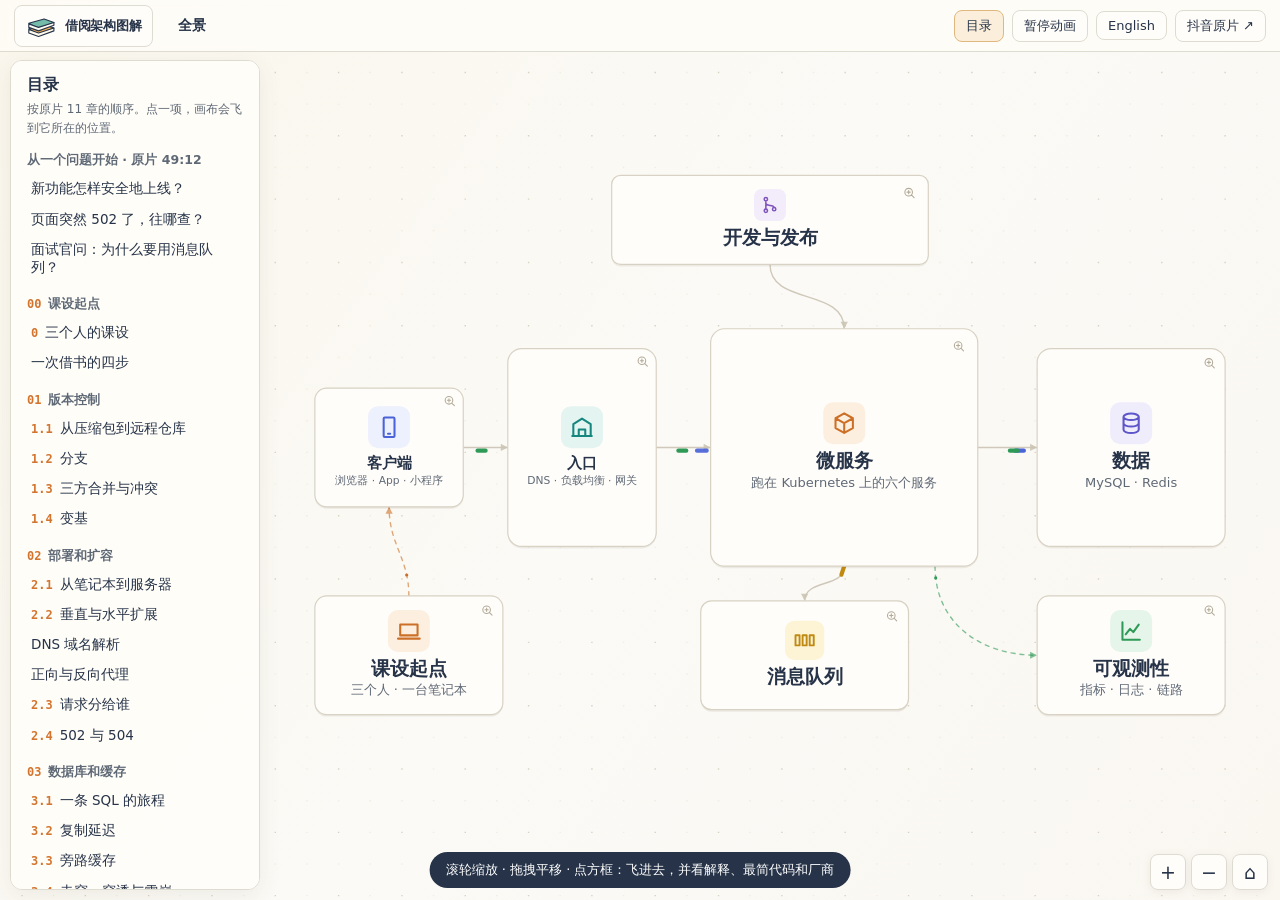
<file: index.html>
<!doctype html>
<html lang="zh-CN"><head><meta charset="utf-8"><meta name="viewport" content="width=device-width,initial-scale=1"><meta name="theme-color" content="#faf7ef">
<title>借阅架构图解 · 一张可以一直放大的系统画布</title><meta name="description" content="从三人课设到多校借阅平台：在一张可缩放的画布上，逐层放大看负载均衡、缓存、微服务、消息队列怎样工作，每个方框都带最简代码和相关产品。">
<link rel="stylesheet" href="app.css"></head>
<body>
<canvas id="world" tabindex="0"></canvas>
<header id="bar">
  <a class="brand" href="#"><svg viewBox="0 0 43 40" width="30" height="28" aria-hidden="true"><g stroke="#27354b" stroke-width="1.6" stroke-linejoin="round"><path fill="#f6b254" d="m4 24 22-6 14 5-22 9z"/><path fill="#fff9ec" d="m4 25 14 5 22-7v4l-22 8-14-5z"/><path fill="#74bbaa" d="m4 16 22-6 14 5-22 9z"/><path fill="#fffcf3" d="m4 17 14 5 22-7v4l-22 8-14-5z"/></g></svg><span></span></a>
  <nav id="crumbs" aria-label="breadcrumb"></nav><span class="sp"></span>
  <button id="b-toc" aria-pressed="false"></button><button id="b-pause" aria-pressed="false"></button>
  <a id="b-lang" href="#"></a><a id="b-src" href="https://www.douyin.com/video/7710506054701960463" target="_blank" rel="noopener"></a>
</header>
<nav id="toc" hidden></nav>
<aside id="panel" hidden></aside>
<div id="zoom"><button data-z="in">+</button><button data-z="out">−</button><button data-z="home">⌂</button></div>
<div id="hint"></div>
<script src="world.js"></script><script src="scenes.js"></script><script src="engine.js"></script>
</body></html>
</file>
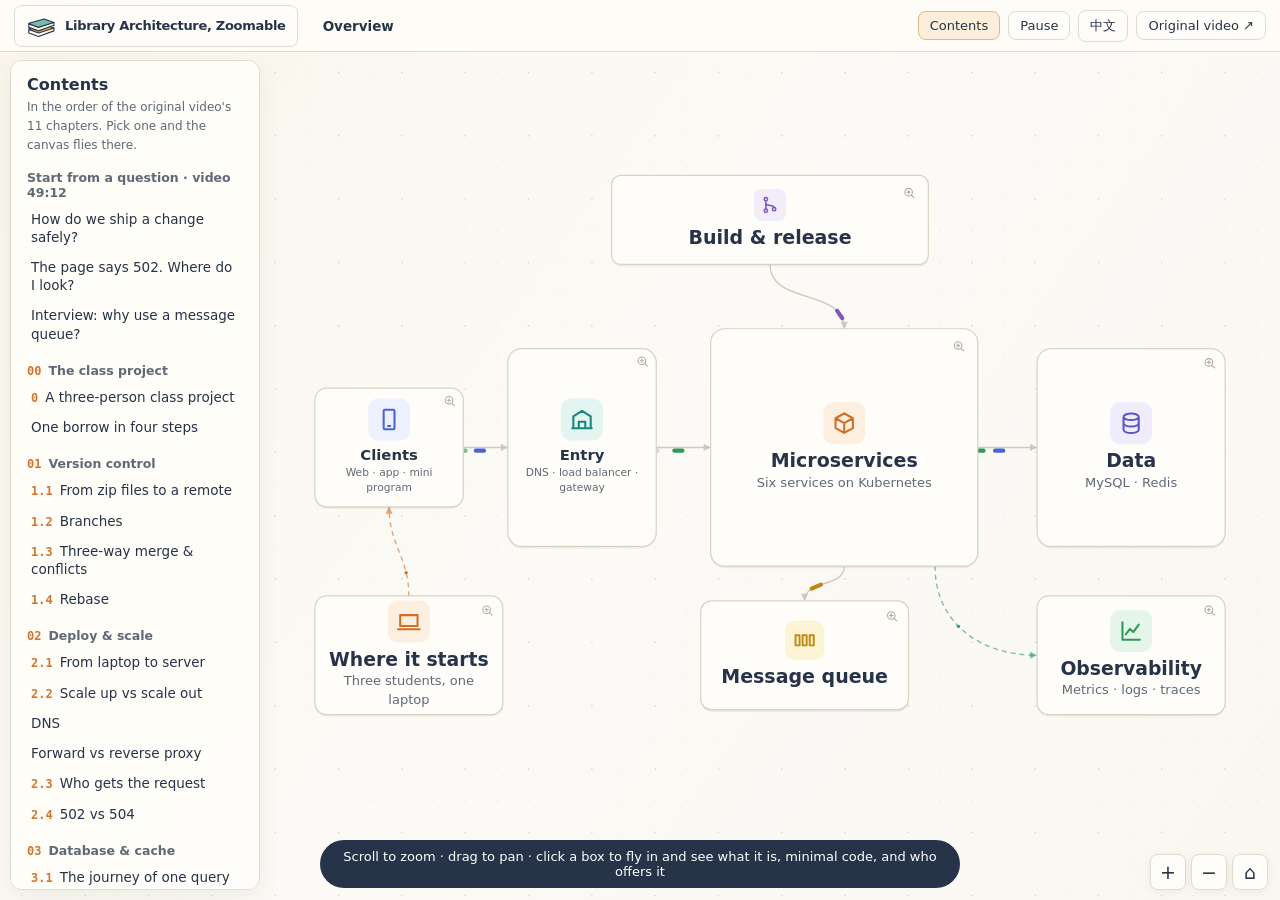
<file: en.html>
<!doctype html>
<html lang="en"><head><meta charset="utf-8"><meta name="viewport" content="width=device-width,initial-scale=1"><meta name="theme-color" content="#faf7ef">
<title>Library Architecture, Zoomable · one canvas you can keep zooming into</title><meta name="description" content="From a three-person class project to a multi-campus library platform: zoom into one canvas to watch load balancing, caching, microservices and message queues at work, each box with minimal code and the products that offer it.">
<link rel="stylesheet" href="app.css"></head>
<body>
<canvas id="world" tabindex="0"></canvas>
<header id="bar">
  <a class="brand" href="#"><svg viewBox="0 0 43 40" width="30" height="28" aria-hidden="true"><g stroke="#27354b" stroke-width="1.6" stroke-linejoin="round"><path fill="#f6b254" d="m4 24 22-6 14 5-22 9z"/><path fill="#fff9ec" d="m4 25 14 5 22-7v4l-22 8-14-5z"/><path fill="#74bbaa" d="m4 16 22-6 14 5-22 9z"/><path fill="#fffcf3" d="m4 17 14 5 22-7v4l-22 8-14-5z"/></g></svg><span></span></a>
  <nav id="crumbs" aria-label="breadcrumb"></nav><span class="sp"></span>
  <button id="b-toc" aria-pressed="false"></button><button id="b-pause" aria-pressed="false"></button>
  <a id="b-lang" href="#"></a><a id="b-src" href="https://www.douyin.com/video/7710506054701960463" target="_blank" rel="noopener"></a>
</header>
<nav id="toc" hidden></nav>
<aside id="panel" hidden></aside>
<div id="zoom"><button data-z="in">+</button><button data-z="out">−</button><button data-z="home">⌂</button></div>
<div id="hint"></div>
<script src="world.js"></script><script src="scenes.js"></script><script src="engine.js"></script>
</body></html>
</file>
<file: app.css>
:root{--ink:#263348;--soft:#5f6976;--line:#dedbd1;--paper:#fffdf9;--accent:#d3752f;--teal:#15877f;
  font-family:"Microsoft YaHei UI","PingFang SC","Noto Sans CJK SC",system-ui,sans-serif;color:var(--ink);color-scheme:light}
*{box-sizing:border-box}
html,body{margin:0;height:100%;overflow:hidden;background:#faf7ef;overscroll-behavior:none}
button,a{font:inherit;color:inherit;cursor:pointer;touch-action:manipulation}
button{border:1px solid var(--line);background:var(--paper);border-radius:8px}
button:hover{border-color:#bfa77f}
:focus-visible{outline:2px solid #296fb3;outline-offset:2px}
[hidden]{display:none!important}

#world{position:fixed;inset:0;width:100%;height:100%;display:block;touch-action:none;cursor:grab;outline:none}
#world.over{cursor:pointer}#world.drag{cursor:grabbing}

#bar{position:fixed;inset:0 0 auto 0;height:52px;display:flex;align-items:center;gap:8px;padding:0 14px;
  background:rgba(254,252,247,.9);backdrop-filter:blur(8px);border-bottom:1px solid var(--line);z-index:5}
.brand{display:flex;align-items:center;gap:9px;font-weight:800;font-size:17px;letter-spacing:-.3px;text-decoration:none;white-space:nowrap}
#crumbs{display:flex;align-items:center;gap:3px;margin-left:10px;min-width:0;overflow:hidden;font-size:13.5px;white-space:nowrap}
#crumbs button{border:0;background:none;padding:5px 7px;color:var(--soft)}
#crumbs button:last-child{color:var(--ink);font-weight:700}
#crumbs button:hover{background:#f3ecde}#crumbs span{color:#b3ab9a}
.sp{flex:1}
#bar>button,#bar>a{font-size:13px;padding:6px 11px;border:1px solid var(--line);border-radius:8px;background:var(--paper);text-decoration:none;white-space:nowrap}
#bar>a:hover{border-color:#bfa77f}
#bar [aria-pressed=true]{background:#fbefdb;border-color:#e0b77e}

#toc{position:fixed;top:60px;left:10px;bottom:10px;width:250px;overflow:auto;z-index:4;padding:14px 12px 20px;
  background:rgba(255,253,249,.96);border:1px solid var(--line);border-radius:12px;box-shadow:0 6px 22px #5c493014}
#toc h2{margin:0 4px 4px;font-size:16px}#toc p{margin:0 4px 10px;font-size:12px;line-height:1.6;color:var(--soft)}
#toc h3{margin:14px 4px 4px;font-size:12.5px;color:var(--soft);font-weight:700}
#toc i,#panel h2 i{font:700 12px Consolas,monospace;color:var(--accent);font-style:normal;margin-right:7px}
#toc button{display:block;width:100%;text-align:left;border:0;background:none;padding:6px 8px;font-size:13.5px;border-radius:7px;line-height:1.35}
#toc .old{margin:18px 4px 0}#toc .old a{color:var(--teal)}
#toc button:hover{background:#f6efe2}#toc button.on{background:#fbefdb;font-weight:700}

#panel{position:fixed;top:60px;right:10px;bottom:10px;width:372px;overflow:auto;z-index:4;padding:18px 18px 14px;
  background:rgba(255,253,249,.97);border:1px solid var(--line);border-radius:12px;box-shadow:0 6px 22px #5c493014;font-size:14px;line-height:1.7}
#panel .x{position:sticky;float:right;top:0;margin:-6px -6px 0 8px;width:30px;height:30px;font-size:19px;line-height:1;border-radius:50%}
#panel .kick{margin:0;font-size:12px;color:var(--accent);font-weight:700;letter-spacing:.2px}
#panel .kick a{text-decoration:none;border-bottom:1px dotted currentColor}#panel .kick a:hover{border-bottom-style:solid}
#panel h2{margin:5px 0 2px;font-size:21px;line-height:1.35;letter-spacing:-.3px}
#panel h2 i{font-size:15px}
#panel .sub{margin:0;color:var(--soft);font-size:13px}
#panel .desc{margin:10px 0 0}
#panel h3{margin:16px 0 6px;font-size:12.5px;color:var(--soft);font-weight:700}
.steps{margin:0;padding:0;list-style:none;counter-reset:s}
.steps li{counter-increment:s}
.steps button{display:flex;gap:9px;width:100%;text-align:left;border:0;background:none;padding:6px 8px;border-radius:8px;font-size:13.5px;line-height:1.55;color:var(--soft)}
.steps button:before{content:counter(s);flex:none;width:20px;height:20px;margin-top:1px;border-radius:50%;background:#efe9dc;color:var(--soft);font:700 11px/20px Consolas,monospace;text-align:center}
.steps button:hover{background:#f6efe2}
.steps li.on button{background:#fbefdb;color:var(--ink)}.steps li.on button:before{background:var(--accent);color:#fff}
.kids,.chips{display:flex;flex-wrap:wrap;gap:6px}
.kids button{font-size:13px;padding:5px 10px}
.fwgo{margin-top:12px}.fwgo button{border-color:#cdb6ea;background:#f6f0fc;color:#6b3fb0;text-align:left}
.note{margin:14px 0 0;padding:9px 12px;background:#f3f8f6;border-left:3px solid var(--teal);border-radius:0 8px 8px 0;font-size:13px}
.note b{color:var(--teal);font-size:12px}
details{margin-top:12px;border:1px solid var(--line);border-radius:10px;background:#fff;overflow:hidden}
summary{padding:9px 12px;font-weight:700;font-size:13.5px;cursor:pointer;user-select:none}
summary:hover{background:#faf5ea}
summary small{float:right;font-weight:400;color:var(--soft);font-size:12px}
pre{margin:0;padding:12px 13px;overflow:auto;background:#263348;color:#e8ecf3;font:12.5px/1.6 Consolas,"SF Mono",Menlo,monospace;tab-size:2}
pre i{color:#93a0b5;font-style:normal}pre b{color:#f3c98b;font-weight:400}
.vl{margin:10px 12px 5px;font-size:12px;color:var(--soft)}
.chips{padding:0 12px 4px}.chips:last-child{padding-bottom:12px}
.chips span{font-size:12.5px;padding:3px 9px;border-radius:99px;background:#f4f0e6;border:1px solid #e8e1d1}
.pn{display:flex;gap:6px;margin-top:16px;flex-wrap:wrap}
.pn button{font-size:12.5px;padding:6px 10px;max-width:100%;overflow:hidden;text-overflow:ellipsis;white-space:nowrap}
.pn button:first-child{margin-right:auto}

#zoom{position:fixed;right:12px;bottom:10px;display:flex;gap:5px;z-index:3;transition:right .2s}
.has-panel #zoom{right:396px}
#zoom button{width:36px;height:36px;font-size:19px;line-height:1;box-shadow:0 2px 8px #5c493014}
#hint{position:fixed;left:50%;bottom:12px;transform:translateX(-50%);max-width:calc(100vw - 330px);z-index:3;pointer-events:none;
  padding:9px 16px;border-radius:99px;background:#263348;color:#fff;font-size:13px;text-align:center;transition:opacity .6s 1.2s}
#hint.gone{opacity:0}
.has-panel #hint{left:calc(50% - 193px);max-width:calc(100vw - 720px)}

@media(max-width:820px){
  #panel{top:auto;left:8px;right:8px;bottom:8px;width:auto;height:44vh}
  .has-panel #zoom{right:12px;bottom:calc(44vh + 14px)}
  #toc{width:min(300px,calc(100vw - 20px))}
  #crumbs,#b-src{display:none}.brand span{display:none}
  #hint,.has-panel #hint{left:50%;bottom:58px;max-width:calc(100vw - 24px);width:max-content;font-size:12px;border-radius:14px}
  .has-panel #hint{display:none}
}
@media(prefers-reduced-motion:reduce){*{transition:none!important}}
</file>
